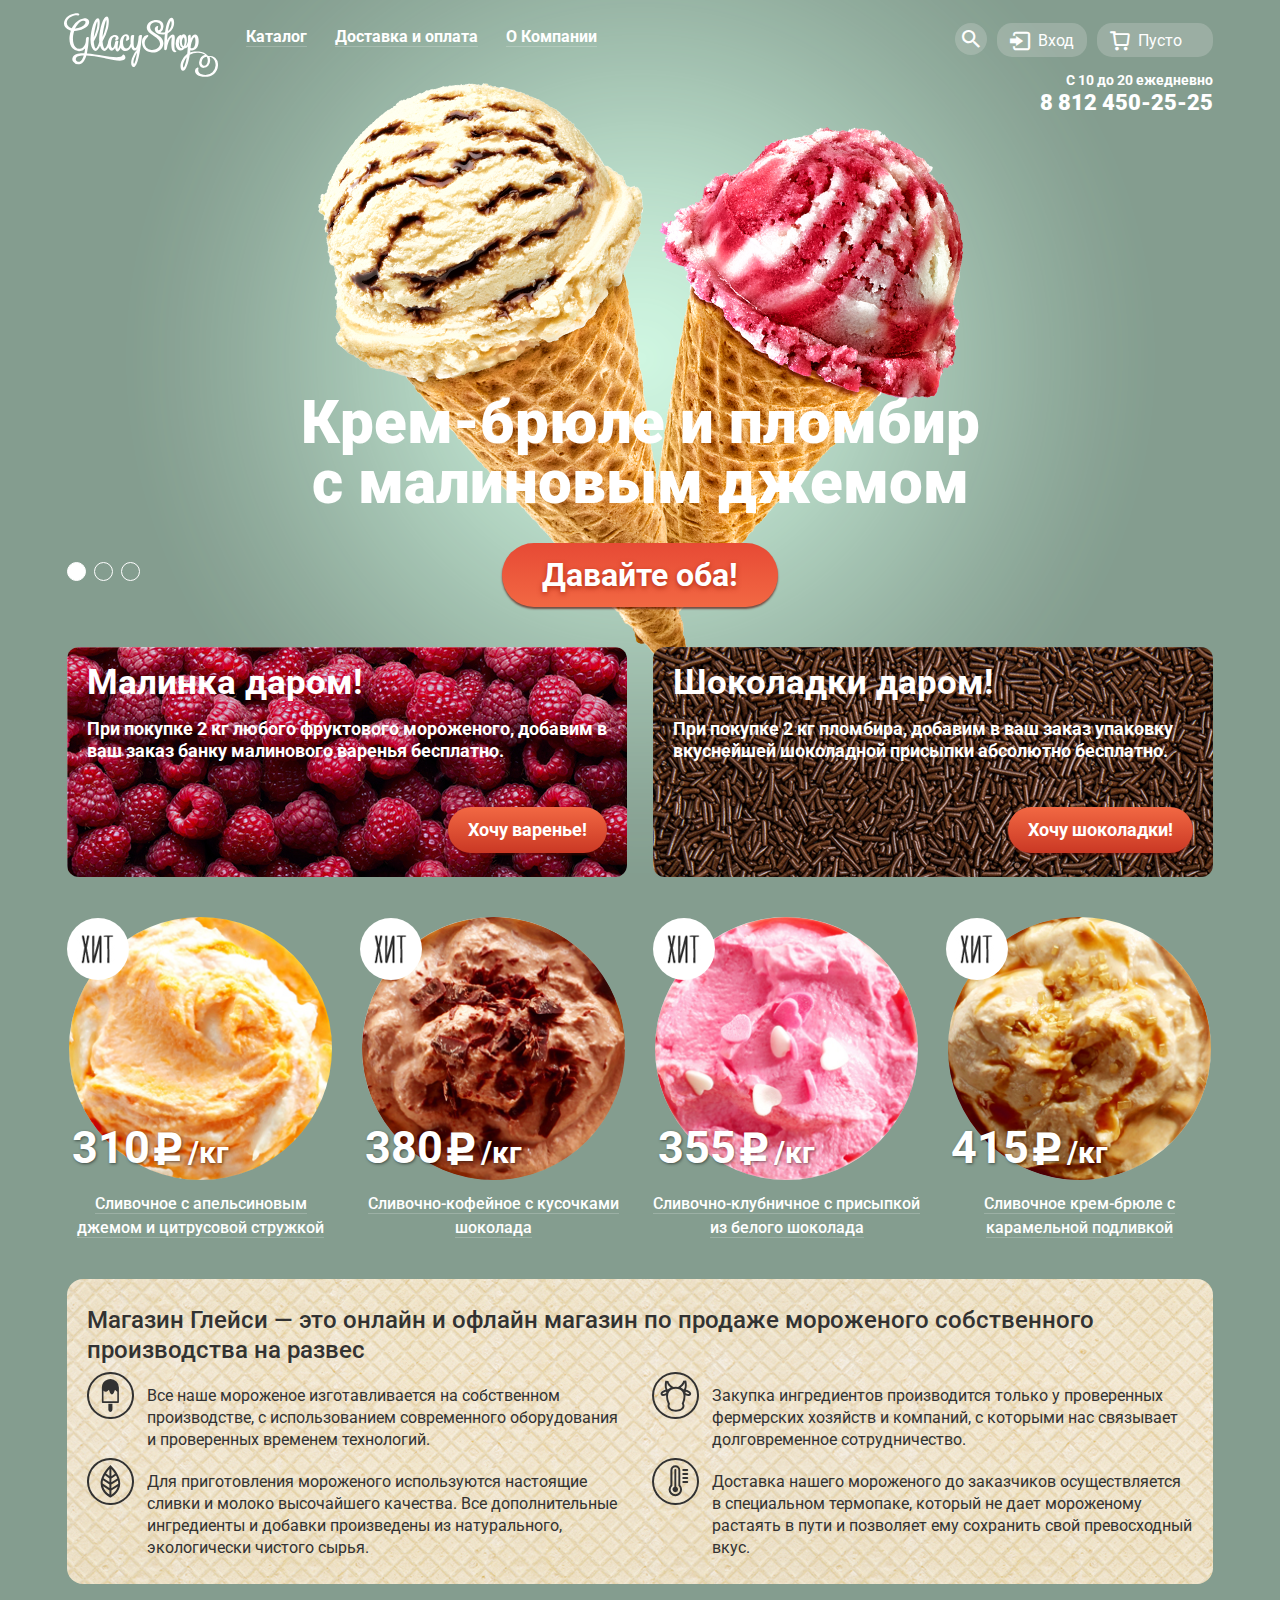
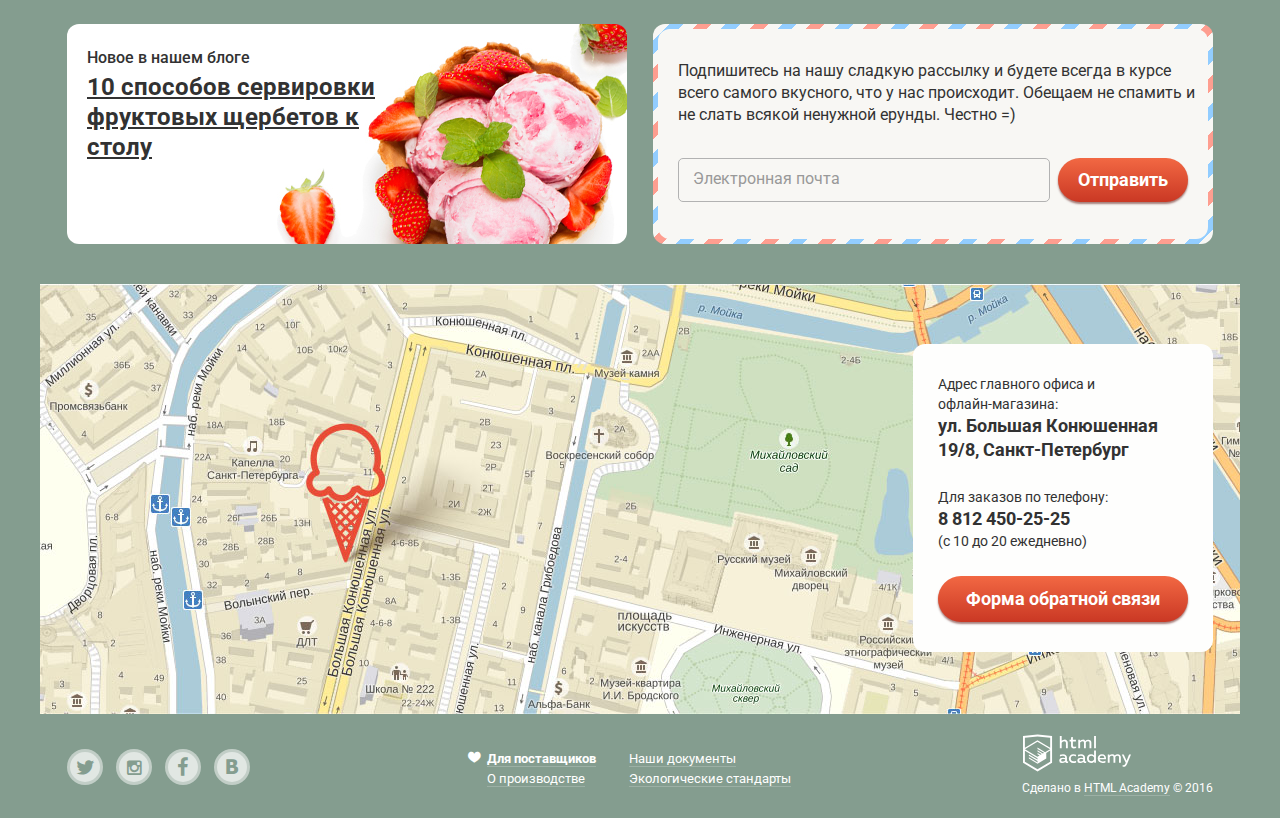
<file: index.html>
<!DOCTYPE html>
<html lang="ru">
	<head>
		<meta charset="utf-8">
		<title>HTML Academy: Глейси</title>
		<link  rel="stylesheet" href="https://fonts.googleapis.com/css?family=Roboto:400,500,700,900&subset=latin,cyrillic">
		<link rel="stylesheet" href="css/normalize.css">
		<link  rel="stylesheet" href="css/style.min.css">
	</head>
	<body>
		<input type="radio" id="btn-1" name="toggle" checked>
		<input type="radio" id="btn-2" name="toggle">
		<input type="radio" id="btn-3" name="toggle">
		<div class="site-wrapper">
			<header class="main-header container clearfix">
				<nav class="main-navigation">
					<div class="header-logo">
						<img width="154" height="64" src="img/logo.svg" alt="Gllacy Shop">
					</div>
					<ul class="main-menu">
						<li class="main-menu-item">
							<a href="#">Каталог</a>
							<ul class="sub-menu">
								<li  class="sub-menu-item important">
									<a href="#">Новинки</a>
								</li>
								<li class="sub-menu-item">
									<a href="catalog.html">Сливочное</a>
								</li>
								<li class="sub-menu-item">
									<a href="#">Щербеты</a>
								</li>
								<li class="sub-menu-item">
									<a href="#">Фруктовый лед</a>
								</li>
								<li class="sub-menu-item">
									<a href="#">Мелорин</a>
								</li>
							</ul>
						</li>
						<li class="main-menu-item">
							<a href="#">Доставка и оплата</a>
						</li>
						<li class="main-menu-item">
							<a href="#">О Компании</a>
						</li>
					</ul>
				</nav>
				<ul class="user-block">
					<li class="search">
						<a class="user-btn search-btn" href="#"><span class="icon-loupe"></span>Поиск</a>
						<div class="popup search-popup">
							<form action="#" method="get">
								<fieldset>
									<input type="search" id="search-field" name="search" required>
									<label for="search-field">Что ищем?</label>
								</fieldset>
							</form>
						</div>
					</li>
					<li class="login">
						<a class="user-btn login-btn" href="#"><span class="icon-login"></span>Вход</a>
						<div class="popup login-popup">
							<form action="#" method="post">
								<fieldset>
									<input type="text" id="login-field" name="login" required>
									<label for="login-field">Электронная почта</label>
								</fieldset>
								<fieldset>
									<input type="password" id="password-field" name="password" required>
									<label for="password-field">Пароль</label>
								</fieldset>
								<a class="btn" href="#">Войти</a>
								<a href="#">Забыли пароль?</a>
								<a href="#">Новая регистрация</a>
							</form>
						</div>
					</li>
					<li class="basket">
						<a class="user-btn basket-btn" href="#"><span class="icon-basket"></span>Пусто</a>
					</li>
				</ul>
				<p class="header-contacts">
					С 10 до 20 ежедневно<br>
					<span class="phone">8 812 450-25-25</span>
				</p>
			</header>
			<div class="container">
				<div class="slider">
					<div class="slide slide-1">
						<p class="slide-title">Крем-брюле и пломбир с малиновым джемом</p>
						<a class="btn" href="#">Давайте оба!</a>
					</div>
					<div class="slide slide-2">
						<p class="slide-title">Шоколадный пломбир и лимонный сорбет</p>
						<a class="btn" href="#">Давайте оба!</a>
					</div>
					<div class="slide slide-3">
						<p class="slide-title">Пломбир с помадкой и клубничный щербет</p>
						<a class="btn" href="#">Давайте оба!</a>
					</div>
					<div class="slider-controls">
						<label for="btn-1"></label>
						<label for="btn-2"></label>
						<label for="btn-3"></label>
					</div> 
				</div>
				<div class="column-container clearfix">
					<article class="banner banner-1">
						<h2>Малинка даром!</h2>
						<p>При покупке 2 кг любого фруктового мороженого, добавим в ваш заказ банку малинового варенья бесплатно.</p>
						<a class="btn" href="#">Хочу варенье!</a>
					</article>
					<article class="banner banner-2">
						<h2>Шоколадки даром!</h2>
						<p>При покупке 2 кг пломбира, добавим в ваш заказ упаковку вкуснейшей шоколадной присыпки абсолютно бесплатно.</p>
						<a class="btn" href="#">Хочу шоколадки!</a>
					</article>
				</div>
				<div class="catalog best-sellers">
					<article class="product-card product-card-2">
						<a href="#">
							<div class="frame">
								<img width="264" height="264" src="img/icecream1.jpg" alt="Сливочное мороженое с апельсиновым джемом и цитрусовой стружкой">
							</div>
							<h2 class="product-name">Сливочное с апельсиновым джемом и цитрусовой стружкой</h2>
						</a>
						<div class="price">
							<span class="price-value">310</span><span class="icon-ruble"></span><span class="mass-unit">&#47;кг</span>
						</div>
	
						<div class="quick-view">
							<a class="btn" href="#">Быстрый просмотр</a>
						</div>
					</article>
					<article class="product-card product-card-1">
						<a href="#">
							<div class="frame">
								<img width="264" height="264" src="img/icecream2.jpg" alt="Сливочно-кофейное мороженое с кусочками шоколада">
							</div>
							<h2 class="product-name">Сливочно-кофейное с кусочками шоколада</h2>
						</a>
						<div class="price">
							<span class="price-value">380</span><span class="icon-ruble"></span><span class="mass-unit">&#47;кг</span>
						</div>
						<div class="quick-view">
							<a class="btn" href="#">Быстрый просмотр</a>
						</div>
					</article>
					<article class="product-card product-card-3">
						<a href="#">
							<div class="frame">
								<img width="264" height="264" src="img/icecream3.jpg" alt="Сливочно-клубничное мороженое с присыпкой из белого шоколада">
							</div>
							<h2 class="product-name">Сливочно-клубничное с присыпкой из белого шоколада</h2>
						</a>
						<div class="price">
							<span class="price-value">355</span><span class="icon-ruble"></span><span class="mass-unit">&#47;кг</span>
						</div>
						<div class="quick-view">
							<a class="btn" href="#">Быстрый просмотр</a>
						</div>
					</article>		
					<article class="product-card product-card-4">
						<a href="#">
							<div class="frame">
								<img width="264" height="264" src="img/icecream4.jpg" alt="Сливочное крем-брюле с карамельной подливкой">
							</div>
							<h2 class="product-name">Сливочное крем-брюле с карамельной подливкой</h2>
						</a>
						<div class="price">
							<span class="price-value">415</span><span class="icon-ruble"></span><span class="mass-unit">&#47;кг</span>
						</div>
						<div class="quick-view">
							<a class="btn" href="#">Быстрый просмотр</a>
						</div>
					</article>			
				</div>
				<div class="about-us-box">
					<h2>Магазин Глейси — это онлайн и офлайн магазин по продаже мороженого собственного производства на развес</h2>
					<ul class="advantages">
						<li class="advantage">
							<p>Все наше мороженое изготавливается на собственном производстве, с использованием современного оборудования и проверенных временем технологий.</p>
						</li>
						<li class="advantage">
							<p>Закупка ингредиентов производится только у проверенных фермерских хозяйств и компаний, с которыми нас связывает долговременное сотрудничество.</p>
						</li>
						<li class="advantage">
							<p>Для приготовления мороженого используются настоящие сливки и молоко высочайшего качества. Все дополнительные ингредиенты и добавки произведены из натурального, экологически чистого сырья.</p>
						</li>
						<li class="advantage">
							<p>Доставка нашего мороженого до заказчиков осуществляется в специальном термопаке, который не дает мороженому растаять в пути и позволяет ему сохранить свой превосходный вкус.</p>
						</li>
					</ul>
				</div>
				<div class="clearfix">
					<div class="box-news">
						<h2>Новое в нашем блоге</h2>
						<a href="#">10 способов сервировки фруктовых щербетов к столу</a>
					</div>
					<div class="box-subscription">
						<div class="box-subscription-inner">
							<p>Подпишитесь на нашу сладкую рассылку и будете всегда в курсе всего самого вкусного, что у нас происходит. Обещаем не спамить и не слать всякой ненужной ерунды. Честно =)</p>
							<form action="#" method="post">
								<fieldset>
									<input type="text" id="email-field" name="email" required>
									<label for="email-field">Электронная почта</label>
								</fieldset>
								<button class="btn" type="submit">Отправить</button>
							</form>
						</div>
					</div>
				</div>
			</div>
			<div class="map" id="yandex-map">
				<div class="container">
					<div class="footer-contacts">
						<p>Адрес главного офиса и<br>
						офлайн-магазина:<br>
						<span class="bold">ул. Большая Конюшенная<br>
						19/8, Санкт-Петербург</span></p>
						<p>Для заказов по телефону:<br>
						<span class="bold">8 812 450-25-25</span><br>
						(с 10 до 20 ежедневно)</p>
						<a class="btn feedback-btn" href="/feedback.html">Форма обратной связи</a>
					</div>
				</div>
			</div>
			<footer class="main-footer container clearfix">
				<div class="footer-social">
					<a class="social-btn social-btn-tw" href="#"><span class="icon-twitter"></span>Твиттер</a>
					<a class="social-btn social-btn-inst" href="#"><span class="icon-instagram"></span>Инстаграм</a>
					<a class="social-btn social-btn-fb" href="#"><span class="icon-facebook"></span>Фейсбук</a>
					<a class="social-btn social-btn-vk" href="#"><span class="icon-vkontakte"></span>Вконтакте</a>
				</div>
				<div class="footer-navigation">
					<ul>
						<li class="important">
							<a href="#">Для поставщиков</a>
						</li>
						<li>
							<a href="#">О производстве</a>
						</li>
					</ul>
					<ul>
						<li>
							<a href="#">Наши документы</a>
						</li>
						<li>
							<a href="#">Экологические стандарты</a>
						</li>
					</ul>
				</div>
				<div class="footer-copyright">
					<a href="https://htmlacademy.ru">
						<img class="copyright-logo" width="108" height="38" src="img/htmlacademylogo.svg" alt="HTML Academy">
					</a>
					<p>Сделано в <a class="copyright-link" href="https://htmlacademy.ru">HTML Academy</a> © 2016</p>
				</div>
			</footer>
			<div class="popup feedback-popup">
				<h2>Мы обязательно вам ответим!</h2>
				<form action="#" method="get">
					<fieldset>
						<input type="text" id="feedback-name-field" name="name" required>
						<label for="feedback-name-field">Как вас зовут?</label>
					</fieldset>
					<fieldset>
						<input type="text" id="feedback-email-field" name="email" required>
						<label for="feedback-email-field">Ваша почта ответа?</label>
					</fieldset>
					<fieldset>
						<textarea id="comment-field" name="comment" required></textarea>
						<label for="comment-field">Напишите что-нибудь</label>
					</fieldset>
						<button class="btn" type="submit">Отправить</button>
						<button class="feedback-close-btn" type="button" title="Закрыть">Закрыть</button>
				</form>
			</div>
			<div class="overlay"></div>
		</div>

					
		<script src="https://api-maps.yandex.ru/2.1/?lang=ru_RU" type="text/javascript"></script>
		<script src="js/map.min.js"></script>
		<script src="js/popup.min.js"></script>
		
		
	</body>
</html>
</file>
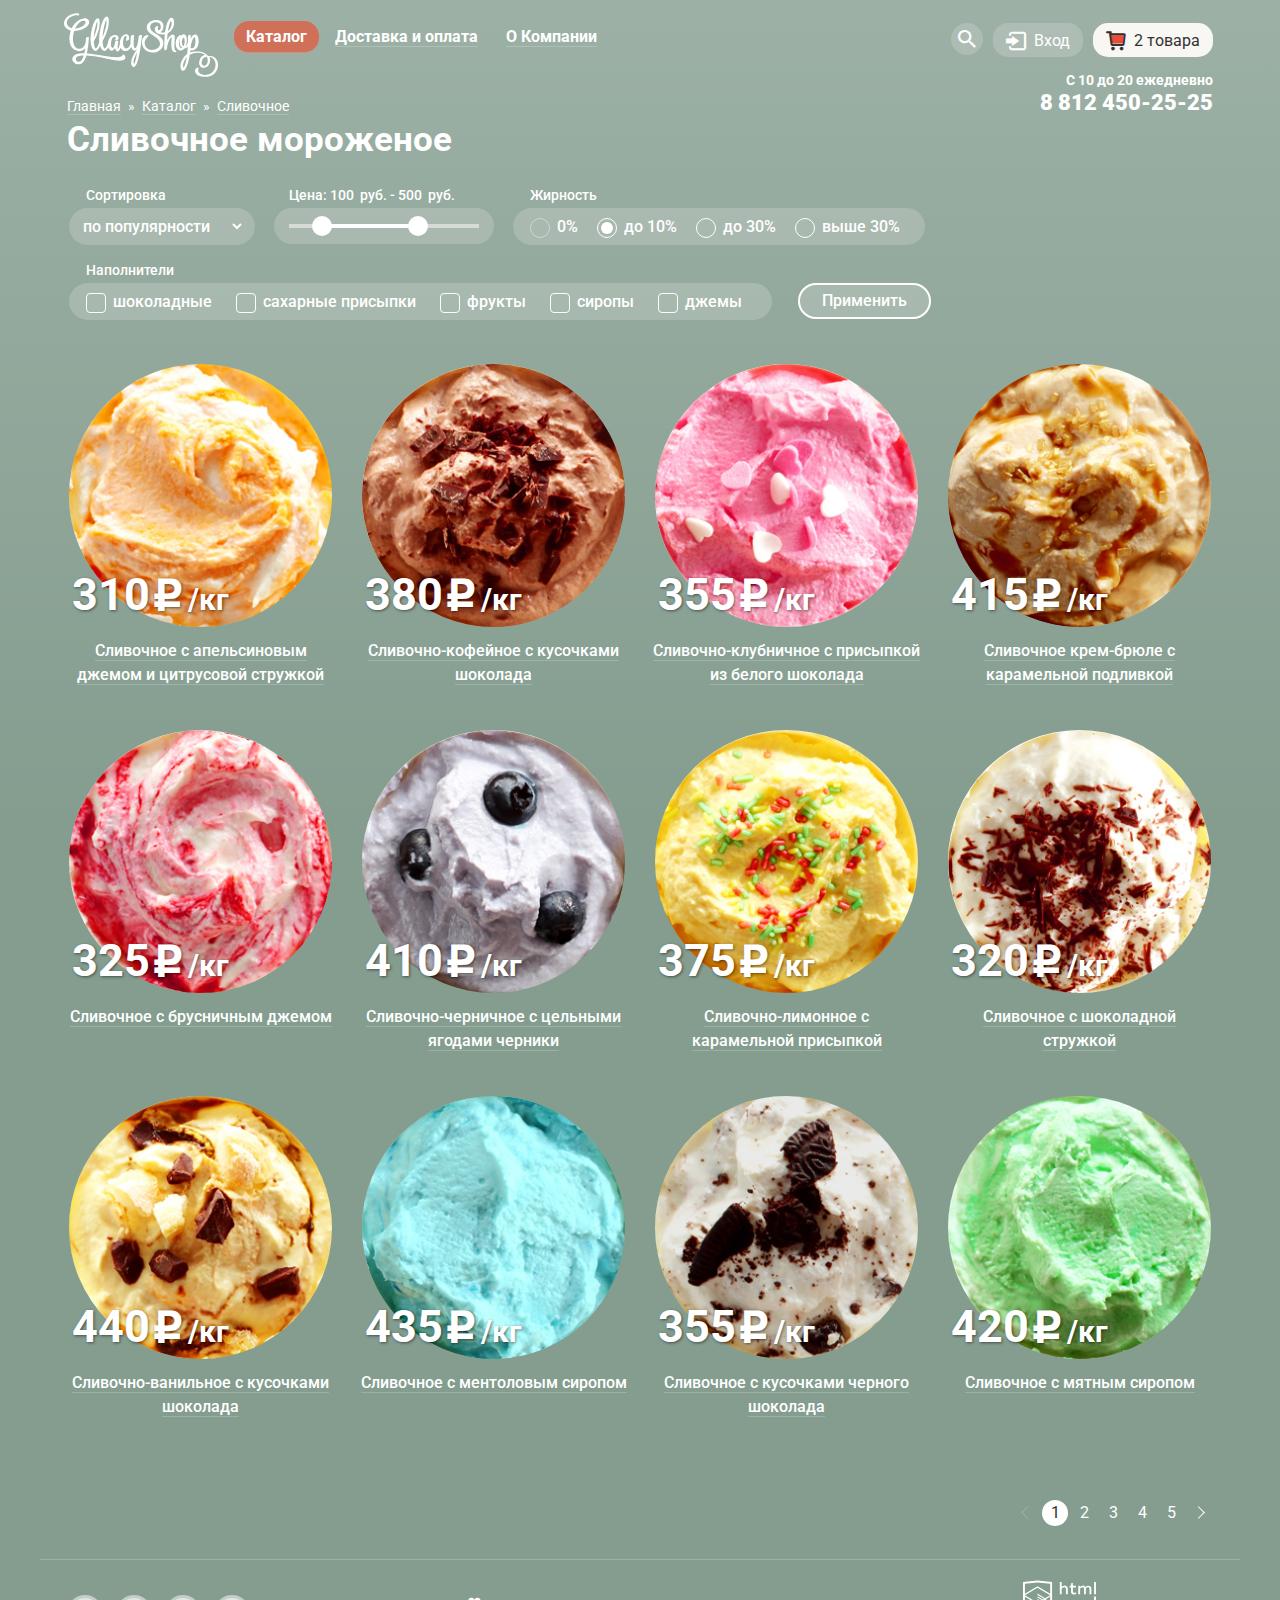
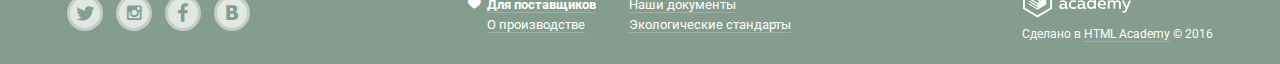
<file: catalog.html>
<!DOCTYPE html>
<html lang="ru">
	<head>
		<meta charset="utf-8">
		<title>Сливочное мороженое</title>
		<link  rel="stylesheet" href="https://fonts.googleapis.com/css?family=Roboto:400,500,700,900&subset=latin,cyrillic">
		<link rel="stylesheet" href="css/normalize.css">
		<link rel="stylesheet" href="css/style.min.css">
	</head>
	<body class="inner-page">
		<header class="main-header container clearfix">
			<nav class="main-navigation">
				<a class="header-logo" href="index.html">
					<img width="154" height="64" src="img/logo.svg" alt="Gllacy Shop">
				</a>
				<ul class="main-menu">
					<li class="main-menu-item">
						<a class="current" href="#">Каталог</a>
						<ul class="sub-menu">
							<li class="sub-menu-item important">
								<a href="#">Новинки</a>
							</li>
							<li class="sub-menu-item">
								<a class="current">Сливочное</a>
							</li>
							<li class="sub-menu-item">
								<a href="#">Щербеты</a>
							</li>
							<li class="sub-menu-item">
								<a href="#">Фруктовый лед</a>
							</li>
							<li class="sub-menu-item">
								<a href="#">Мелорин</a>
							</li>
						</ul>
					</li>
					<li class="main-menu-item">
						<a href="#">Доставка и оплата</a>
					</li>
					<li class="main-menu-item">
						<a href="#">О Компании</a>
					</li>
				</ul>
			</nav>
			<ul class="user-block">
				<li class="search">
					<a class="user-btn search-btn" href="#"><span class="icon-loupe"></span>Поиск</a>
					<div class="popup search-popup">
						<form action="#" method="get">
							<fieldset>
								<input type="search" id="search-field" name="search" required>
								<label for="search-field">Что ищем?</label>
							</fieldset>
						</form>
					</div>
				</li>
				<li class="login">
					<a class="user-btn login-btn" href="#"><span class="icon-login"></span>Вход</a>
					<div class="popup login-popup">
						<form action="#" method="post">
							<fieldset>
								<input type="text" id="login-field" name="login" required>
								<label for="login-field">Электронная почта</label>
							</fieldset>
							<fieldset>
								<input type="password" id="password-field" name="password" required>
								<label for="password-field">Пароль</label>
							</fieldset>
							<a class="btn" href="#">Войти</a>
							<a href="#">Забыли пароль?</a>
							<a href="#">Новая регистрация</a>
						</form>
					</div>
				</li>
				<li class="basket">
					<a class="user-btn basket-btn full-basket-btn" href="#"><span class="icon-basket"></span>2 товара</a>
					<div class="box popup basket-popup">
						<table class="purchase">
							<tr class="first-purchase">
								<td class="remove"><button class="remove-btn" type="button" title="Удалить из корзины">Удалить из корзины</button></td>
								<td class="purchase-product"><a href="#">Пломбир с апельсиновым джемом</a></td>
								<td class="purchase-quantity">1,5 кг &times;</td>
								<td class="purchase-price">300 руб.</td>
								<td class="purchase-cost">450 руб.</td>
							</tr>
							<tr class="second-purchase">
								<td class="remove"><button class="remove-btn" type="button" title="Удалить из корзины">Удалить из корзины</button></td>
								<td class="purchase-product"><a href="#">Клубничный пломбир с присыпкой из белого шоколада</a></td>
								<td class="purchase-quantity">1,5 кг &times;</td>
								<td class="purchase-price">200 руб.</td>
								<td class="purchase-cost">300 руб.</td>
							</tr>
							<tr>
								<td class="full-purchase-cost"  colspan="5">Итого: 750 руб.</td>
							</tr>
						</table>
						<a class="btn" href="#">Оформить заказ</a>
					</div>
				</li>
			</ul>
			<p class="header-contacts">
				С 10 до 20 ежедневно<br>
				<span class="phone">8 812 450-25-25</span>
			</p>
		</header>
		<div class="container clearfix">
			<div class="page-navigation">
				<ul class="breadcrumbs">
					<li>
						<a href="index.html">Главная</a>
					</li>
					<li>
							<a href="#">Каталог</a>
					</li>
					<li>
						<a class="current" href="#">Сливочное</a>
					</li>
				</ul>
				<h1 class="page-title">Сливочное мороженое</h1>
			</div>
			<section class="filters">
				<form action="#" method="get">
					<fieldset class="sorting">
						<legend>Сортировка</legend>
						<select id="sorting-field" name="sorting">
							<option value="popularity">по популярности</option>
							<option value="cheap">cначала недорогие</option>
							<option value="expensive">cначала недорогие</option>
							<option value="fat-content">по жирности</option>
						</select>
					</fieldset>
					<div class="price-range">
						<div class="price-controls">
							Цена:
							<label class="min-price"><input type="text" name="min-price" value="100">руб. -</label>
							<label class="max-price"><input type="text" name="max-price" value="500">руб.</label>
						</div>
						<div class="range-controls">
							<div class="scale">
								<div class="bar"></div>
							</div>
							<div class="range-toggle range-toggle-min"></div>
							<div class="range-toggle range-toggle-max"></div>
						</div>
					</div>
					<fieldset class="fat">
						<legend>Жирность</legend>
						<ul>
							<li>
								<input type="radio" id="btn-0" name="fat" disabled>
								<label for="btn-0">0%</label>
							</li>
							<li>
								<input type="radio" id="btn-10" name="fat" checked>
								<label for="btn-10">до 10%</label>
							</li>
							<li>
								<input type="radio" id="btn-30" name="fat">
								<label for="btn-30">до 30%</label>
							</li>
							<li>
								<input type="radio" id="btn-more" name="fat">
								<label for="btn-more">выше 30%</label>
							</li>
						</ul>
					</fieldset>
					<fieldset class="topping">
						<legend>Наполнители</legend>
						<ul>
							<li>
								<input type="checkbox" id="choco-checkbox" name="choco">
								<label for="choco-checkbox">шоколадные</label>
							</li>
							<li>
								<input type="checkbox" id="sugar-checkbox" name="sugar">
								<label for="sugar-checkbox">сахарные присыпки</label>
							</li>
							<li>
								<input type="checkbox" id="fruits-checkbox" name="fruits">
								<label for="fruits-checkbox">фрукты</label>
							</li>
							<li>
								<input type="checkbox" id="syrup-checkbox" name="syrup">
								<label for="syrup-checkbox">сиропы</label>
							</li>
							<li>
								<input type="checkbox" id="jam-checkbox" name="jam">
								<label for="jam-checkbox">джемы</label>
							</li>
						</ul>
					</fieldset>
					<button class="filters-btn" type="submit">Применить</button>
				</form>
			</section>
			<section class="catalog">
				<article class="product-card product-card-2">
					<a href="#">
						<div class="frame">
							<img width="264" height="264" src="img/icecream1.jpg" alt="Сливочное мороженое с апельсиновым джемом и цитрусовой стружкой">
						</div>
							<h2 class="product-name">Сливочное с апельсиновым джемом и цитрусовой стружкой</h2>
					</a>
					<div class="price">
						<span class="price-value">310</span><span class="icon-ruble"></span><span class="mass-unit">&#47;кг</span>
					</div>
					<div class="quick-view">
						<a class="btn" href="#">Быстрый просмотр</a>
					</div>
				</article>
				<article class="product-card product-card-1">
					<a href="#">
						<div class="frame">
								<img width="264" height="264" src="img/icecream2.jpg" alt="Сливочно-кофейное мороженое с кусочками шоколада">
						</div>
						<h2 class="product-name">Сливочно-кофейное с кусочками шоколада</h2>
					</a>
					<div class="price">
						<span class="price-value">380</span><span class="icon-ruble"></span><span class="mass-unit">&#47;кг</span>
					</div>
					<div class="quick-view">
						<a class="btn" href="#">Быстрый просмотр</a>
					</div>
				</article>
				<article class="product-card product-card-3">
					<a href="#">
						<div class="frame">
							<img width="264" height="264" src="img/icecream3.jpg" alt="Сливочно-клубничное мороженое с присыпкой из белого шоколада">
						</div>
						<h2 class="product-name">Сливочно-клубничное с присыпкой из белого шоколада</h2>
					</a>
					<div class="price">
						<span class="price-value">355</span><span class="icon-ruble"></span><span class="mass-unit">&#47;кг</span>
					</div>
					<div class="quick-view">
						<a class="btn" href="#">Быстрый просмотр</a>
					</div>
				</article>			
				<article class="product-card product-card-4">
					<a href="#">
						<div class="frame">
							<img width="264" height="264" src="img/icecream4.jpg" alt="Сливочное крем-брюле с карамельной подливкой">
						</div>
						<h2 class="product-name">Сливочное крем-брюле с карамельной подливкой</h2>
					</a>
					<div class="price">
						<span class="price-value">415</span><span class="icon-ruble"></span><span class="mass-unit">&#47;кг</span>
					</div>
					<div class="quick-view">
						<a class="btn" href="#">Быстрый просмотр</a>
					</div>
				</article>
				<article class="product-card product-card-5">
					<a href="#">
						<div class="frame">
							<img width="264" height="264" src="img/icecream5.jpg" alt="Сливочное с брусничным джемом">
						</div>
						<h2 class="product-name">Сливочное с брусничным джемом </h2>
					</a>
					<div class="price">
						<span class="price-value">325</span><span class="icon-ruble"></span><span class="mass-unit">&#47;кг</span>
					</div>
					<div class="quick-view">
						<a class="btn" href="#">Быстрый просмотр</a>
					</div>
				</article>
				<article class="product-card product-card-6">
					<a href="#">
						<div class="frame">
							<img width="264" height="264" src="img/icecream6.jpg" alt="Сливочно-черничное с цельными ягодами черники">
						</div>
						<h2 class="product-name">Сливочно-черничное с цельными ягодами черники</h2>
					</a>
					<div class="price">
						<span class="price-value">410</span><span class="icon-ruble"></span><span class="mass-unit">&#47;кг</span>
					</div>
					<div class="quick-view">
						<a class="btn" href="#">Быстрый просмотр</a>
					</div>
				</article>
				<article class="product-card product-card-7">
					<a href="#">
						<div class="frame">
							<img width="264" height="264" src="img/icecream7.jpg" alt="Сливочно-лимонное с карамельной присыпкой">
						</div>
						<h2 class="product-name">Сливочно-лимонное с карамельной присыпкой</h2>
					</a>
					<div class="price">
						<span class="price-value">375</span><span class="icon-ruble"></span><span class="mass-unit">&#47;кг</span>
					</div>
					<div class="quick-view">
						<a class="btn" href="#">Быстрый просмотр</a>
					</div>
				</article>
				<article class="product-card product-card-8">
					<a href="#">
						<div class="frame">
							<img width="264" height="264" src="img/icecream8.jpg" alt="Сливочное с шоколадной стружкой">
						</div>
						<h2 class="product-name">Сливочное с шоколадной стружкой</h2>
					</a>
					<div class="price">
						<span class="price-value">320</span><span class="icon-ruble"></span><span class="mass-unit">&#47;кг</span>
					</div>
					<div class="quick-view">
						<a class="btn" href="#">Быстрый просмотр</a>
					</div>
				</article>
				<article class="product-card product-card-9">
					<a href="#">
						<div class="frame">
							<img width="264" height="264" src="img/icecream9.jpg" alt="Сливочно-ванильное с кусочками шоколада">
						</div>
						<h2 class="product-name">Сливочно-ванильное с кусочками шоколада</h2>
					</a>
					<div class="price">
						<span class="price-value">440</span><span class="icon-ruble"></span><span class="mass-unit">&#47;кг</span>
					</div>
					<div class="quick-view">
						<a class="btn" href="#">Быстрый просмотр</a>
					</div>
				</article>
				<article class="product-card product-card-10">
					<a href="#">
						<div class="frame">
							<img width="264" height="264" src="img/icecream10.jpg" alt="Сливочноe с ментоловым сиропом">
						</div>
						<h2 class="product-name">Сливочноe с ментоловым сиропом</h2>
					</a>
					<div class="price">
						<span class="price-value">435</span><span class="icon-ruble"></span><span class="mass-unit">&#47;кг</span>
					</div>
					<div class="quick-view">
						<a class="btn" href="#">Быстрый просмотр</a>
					</div>
				</article>
				<article class="product-card product-card-11">
					<a href="#">
						<div class="frame">
								<img width="264" height="264" src="img/icecream11.jpg" alt="Сливочное с кусочками черного шоколада">
						</div>
						<h2 class="product-name">Сливочное с кусочками черного шоколада</h2>
					</a>
					<div class="price">
						<span class="price-value">355</span><span class="icon-ruble"></span><span class="mass-unit">&#47;кг</span>
					</div>
					<div class="quick-view">
						<a class="btn" href="#">Быстрый просмотр</a>
					</div>
				</article>
				<article class="product-card product-card-12">
					<a href="#">
						<div class="frame">
								<img width="264" height="264" src="img/icecream12.jpg" alt="Сливочное с мятным сиропом">
						</div>
						<h2 class="product-name">Сливочное с мятным сиропом</h2>
					</a>
					<div class="price">
						<span class="price-value">420</span><span class="icon-ruble"></span><span class="mass-unit">&#47;кг</span>
					</div>
					<div class="quick-view">
						<a class="btn" href="#">Быстрый просмотр</a>
					</div>				
				</article>
			</section>
			<ul class="paginator">
				<li class="page-number previous-page disabled">
					<a href="#"></a>
				</li>
				<li class="page-number current">
					<a>1</a>
				</li>
				<li class="page-number">
					<a href="#">2</a>
				</li>
				<li class="page-number">
					<a href="#">3</a>
				</li>
				<li  class="page-number">
					<a href="#">4</a>
				</li>
				<li class="page-number">
					<a href="#">5</a>
				</li>
				<li class="page-number next-page">
				<a href="#"></a>
				</li>
			</ul>
		</div>
		<footer class="main-footer container clearfix">
			<div class="footer-social">
				<a class="social-btn social-btn-tw" href="#"><span class="icon-twitter"></span>Твиттер</a>
				<a class="social-btn social-btn-inst" href="#"><span class="icon-instagram"></span>Инстаграм</a>
				<a class="social-btn social-btn-fb" href="#"><span class="icon-facebook"></span>Фейсбук</a>
				<a class="social-btn social-btn-vk" href="#"><span class="icon-vkontakte"></span>Вконтакте</a>
			</div>
			<div class="footer-navigation">
				<ul>
					<li class="important">
						<a href="#">Для поставщиков</a>
					</li>
					<li>
						<a href="#">О производстве</a>
					</li>
				</ul>
				<ul>
					<li>
						<a href="#">Наши документы</a>
					</li>
					<li>
						<a href="#">Экологические стандарты</a>
					</li>
				</ul>
			</div>
			<div class="footer-copyright">
				<a href="https://htmlacademy.ru">
					<img class="copyright-logo" width="108" height="38" src="img/htmlacademylogo.svg" alt="HTML Academy">
				</a>
				<p>Сделано в <a class="copyright-link" href="https://htmlacademy.ru">HTML Academy</a> © 2016</p>
			</div>
		</footer>
	</body>
</html>
</file>
<file: css/style.min.css>
.inner-page,body{background-color:#849d8f}body{min-width:1200px;font-weight:400;font-size:14px;line-height:20px;font-family:"Roboto","Verdana",sans-serif;color:#323232}.inner-page{background-image:-webkit-linear-gradient(rgba(255,255,255,.2),rgba(255,255,255,0) 50%);background-image:linear-gradient(rgba(255,255,255,.2),rgba(255,255,255,0) 50%)}a{color:inherit}@font-face{font-weight:400;font-family:"icomoon";font-style:normal;src:url(../fonts/icomoon.woff?ux3755) format("woff")}[class*=icon-]::before,[class^=icon-]::before{display:inline-block;width:1em;font-weight:400;line-height:1em;font-family:"icomoon";vertical-align:middle;text-align:center;text-transform:none;text-decoration:none;font-style:normal;font-variant:normal;speak:none}.clearfix::after{content:"";display:table;clear:both}.container{box-sizing:border-box;width:1200px;margin:0 auto;padding:0 27px}.btn{display:inline-block;padding:11px 20px;font-weight:700;font-size:18px;line-height:24px;font-family:"Roboto","Verdana",sans-serif;vertical-align:top;text-align:center;color:#fff;text-decoration:none;background-color:#a1b4a9;background-image:-webkit-linear-gradient(#f26843,#ca3824);background-image:linear-gradient(#f26843,#ca3824);border:none;border-radius:25px;outline:none;box-shadow:0 2px 2px 0 rgba(85,8,0,.5);cursor:pointer}.btn:hover{background-image:-webkit-linear-gradient(#f58669,#ec6f5e);background-image:linear-gradient(#f58669,#ec6f5e);box-shadow:0 1px 2px 0 #ac1000}.btn:active{background-image:-webkit-linear-gradient(#d74632,#e1613e);background-image:linear-gradient(#d74632,#e1613e);box-shadow:inset 0 2px 2px 0 #942718}.main-header{position:relative;margin-bottom:25px;padding-top:23px;color:#fff}.main-navigation{position:relative;float:left;width:700px;font-weight:700;font-size:16px;line-height:18px}.header-logo,.main-menu{display:inline-block;vertical-align:top}.main-menu{margin:5px 0 0;padding-left:12px;list-style:none}.header-logo{margin-top:-10px;margin-left:-3px}.main-menu-item>a{margin:0 12px;color:inherit;text-decoration:none;border-bottom:1px solid rgba(255,255,255,.2)}.current,.main-menu a:active,.main-menu a:hover{border:none}.main-menu-item{position:relative;display:inline-block;padding-bottom:12px;vertical-align:top}.main-menu-item>a:hover{color:#323232;background-color:#f7f6f3}.main-menu-item>.current,.main-menu-item>a:active,.main-menu-item>a:hover{margin:0;padding:6px 12px;text-decoration:none;border-radius:15px}.main-menu-item>a:active{box-shadow:inset 0 2px 1px 0 #696969;color:#323232;background-color:#ededed}.main-menu-item>.current{color:#fff;background-color:#d07058}.main-navigation .sub-menu{position:absolute;top:30px;z-index:20;display:none;width:145px;margin:0;padding:0;list-style:none;font-weight:400;font-size:14px;line-height:16px;color:#323232;background-color:#f8f7f4;border-radius:5px;box-shadow:0 20px 20px 0 rgba(0,0,0,.4)}.sub-menu a{display:block;margin:6px 0;padding:6px 20px;text-decoration:none;border:none}.sub-menu a:hover{background-color:#fbded8;border-radius:0;box-shadow:none}.sub-menu a:active{background-color:#f6b5a5}.sub-menu .important{font-weight:700}.sub-menu .important::after{content:"";display:block;width:calc(100% - 40px);height:1px;margin:0 auto;background-color:rgba(50,50,50,.2)}.sub-menu .current,.sub-menu .current:active,.sub-menu .current:hover{color:#fff;background-color:#d07058;border-radius:0}.main-menu-item:hover .sub-menu{display:block}.user-block{float:right;width:400px;margin:0;padding:0;list-style:none;font-size:0;text-align:right}.user-block li,.user-btn{display:inline-block;vertical-align:top}.user-block li{margin:0;padding-bottom:10px}.user-btn{margin-left:10px;padding:6px 13px;font-weight:400;font-size:16px;line-height:20px;font-family:"Roboto","Verdana",sans-serif;text-align:left;color:#fff;text-decoration:none;background-color:rgba(248,247,244,.2);border-radius:15px;cursor:pointer}.user-btn:hover{color:#323232;background-color:#f8f7f4}.user-btn span{font-size:20px;line-height:20px}.user-block .search-btn{width:32px;height:32px;padding:0;font-size:0;text-align:center;border-radius:50%}.basket-btn{position:relative;min-width:90px}.icon-basket::before,.icon-login::before{content:"\e90e";margin-right:8px;font-size:20px;font-family:"icomoon"}.icon-basket::before{content:"\e900";position:relative;z-index:10;background-color:transparent}.user-block .full-basket-btn{color:#323232;background-color:#f8f7f4}.full-basket-btn .icon-basket::after{content:"\e908";position:absolute;left:18px;z-index:5;font-size:14px;font-family:"icomoon";color:#e84d37}.icon-loupe::before{content:"\e906";font-size:18px;line-height:32px;font-family:"icomoon"}.header-contacts{float:right;width:300px;margin:5px 0 0;font-weight:700;font-size:14px;line-height:16px;text-align:right}.header-contacts .phone{font-weight:900;font-size:22px;line-height:30px}.page-navigation{margin-top:-45px;color:#fff}.page-title{margin:0 0 10px;font-weight:700;font-size:35px;line-height:41px;color:#fff}.breadcrumbs{width:700px;margin:0 0 5px;padding:0;list-style:none;font-size:14px;line-height:16px}.breadcrumbs a,.copyright-link,.footer-navigation a{color:#fff;text-decoration:none;border-bottom:1px solid rgba(255,255,255,.2)}.breadcrumbs a:active,.breadcrumbs a:hover,.copyright-link:active,.copyright-link:hover,.footer-navigation a:active,.footer-navigation a:hover{color:#ffbc9e;border-bottom:1px solid rgba(255,188,158,.2)}.breadcrumbs li{display:inline-block;margin:0;padding:0 4px 0 0;vertical-align:top}.breadcrumbs li:not(:last-child)::after{content:"»";padding-left:4px}.slider{position:relative;box-sizing:border-box;margin-bottom:40px;padding-top:250px}.slide-title{margin:auto 0 30px;font-weight:900;font-size:60px;line-height:60px;color:#fff}.slide{width:700px;margin:0 auto;text-align:center}.slide,body>input[type=radio]{display:none}.slider .btn{padding:10px 40px;font-size:32px;line-height:44px;vertical-align:bottom;text-shadow:0 2px 5px rgba(160,32,11,.76);background-image:-webkit-linear-gradient(#e74a35,#f26843);background-image:linear-gradient(#e74a35,#f26843);border-radius:35px;box-shadow:0 2px 2px 0 rgba(85,8,0,.64)}.slider .btn:hover{background-image:-webkit-linear-gradient(#f58669,#ec6f5e);background-image:linear-gradient(#f58669,#ec6f5e);box-shadow:0 1px 2px 0 #ac1000}.slider .btn:active{background-image:-webkit-linear-gradient(#d74632,#e1613e);background-image:linear-gradient(#d74632,#e1613e);box-shadow:inset 0 2px 2px 0 #942718}.slider-controls{position:absolute;bottom:25px;z-index:10;font-size:0}.slider-controls label{display:inline-block;width:17px;height:17px;margin-right:8px;vertical-align:top;background-color:transparent;border:1px solid #fff;border-radius:50%;cursor:pointer}.slider-controls label:hover{background-color:rgba(225,225,225,.4)}#btn-1:checked~.site-wrapper .slide-1,#btn-2:checked~.site-wrapper .slide-2,#btn-3:checked~.site-wrapper .slide-3{display:block}#btn-1:checked~.site-wrapper label[for=btn-1],#btn-2:checked~.site-wrapper label[for=btn-2],#btn-3:checked~.site-wrapper label[for=btn-3]{background-color:#fff}.site-wrapper{background-repeat:no-repeat;background-position:50% 0;-webkit-transition:background-image .5s ease,background-color .5s ease;transition:background-image .5s ease,background-color .5s ease}.site-wrapper::after,.site-wrapper::before{content:"";visibility:hidden;background-image:url(../img/slider2-gradient.png)}.site-wrapper::after{background-image:url(../img/slider3-gradient.png)}#btn-1:checked~.site-wrapper{background-color:#849d8f;background-image:url(../img/slider1-gradient.png)}#btn-2:checked~.site-wrapper{background-color:#8996a6;background-image:url(../img/slider2-gradient.png)}#btn-3:checked~.site-wrapper{background-color:#9d8b84;background-image:url(../img/slider3-gradient.png)}.banner{position:relative;box-sizing:border-box;width:560px;min-height:230px;margin-bottom:38px;padding:0 20px;text-align:right;border-radius:12px}.banner h2,.banner p{margin:15px 0;font-weight:700;font-size:35px;line-height:41px;text-align:left}.banner p{font-size:18px;line-height:22px}.banner .btn{margin-top:30px;vertical-align:bottom}.banner-1{float:left;color:#fff;background:#74091e url(../img/rapsberry.jpg)}.banner-2{float:right;color:#fff;background:#452a1e url(../img/chocolate.jpg)}.catalog{font-size:0}.product-card{position:relative;display:inline-block;width:267px;margin-right:26px;margin-bottom:36px;padding-bottom:0;vertical-align:top;text-align:center;color:#fff}.inner-page .product-card{margin-bottom:38px}.product-card:nth-child(4n){margin-right:0}.product-card>a{display:block;color:inherit;text-decoration:none}.product-card h2{display:inline;font-weight:500;font-size:16px;line-height:18px;border-bottom:1px solid rgba(255,255,255,.2)}.product-card h2:active,.product-card h2:hover,.product-card:hover h2{border-bottom:none}.product-card .frame{width:263px;height:263px;margin-bottom:13px;overflow:hidden;border:2px solid transparent;border-radius:50%}.price{position:absolute;top:210px;left:5px;z-index:20;font-weight:700;line-height:45px;text-shadow:1px 1px 3px rgba(0,0,0,.5)}.price,.price .price-value{font-size:45px}.price .mass-unit{font-size:30px}.price .icon-ruble::before{content:"\e907";padding-bottom:3px;font-size:38px;font-family:"icomoon"}.best-sellers .product-card::before{content:"";position:absolute;top:3px;left:0;width:62px;height:62px;background:#fff url(../img/hit.jpg);border-radius:50%}.quick-view{position:absolute;top:-5px;left:-5px;z-index:10;display:none;width:267px;padding:335px 6px 15px;text-align:center;background-color:rgba(255,255,255,.2);border-radius:6px;box-shadow:0 20px 20px 0 rgba(0,0,0,.4)}.quick-view .btn{vertical-align:bottom}.product-card:hover .quick-view{display:block}.about-us-box{margin-bottom:40px;padding:20px;font-size:0;background:#eaddc0 url(../img/waffle.jpg);border-radius:16px}.about-us-box ul{margin:0 0 5px;padding:0;list-style:none}.advantage{position:relative;display:inline-block;box-sizing:border-box;width:540px;margin:0;padding:20px 0 0 60px;vertical-align:top}.advantage:nth-child(2n){margin-left:25px}.about-us-box>h2{margin:6px 0 0;font-weight:500;font-size:24px;line-height:30px}.advantage p{margin:0;font-weight:400;font-size:16px;line-height:22px}.advantage:nth-child(1){background:url(../img/icon-icecream.svg) no-repeat 0 7px}.advantage:nth-child(2){background:url(../img/icon-cow.svg) no-repeat 0 7px}.advantage:nth-child(3){background:url(../img/icon-leaf.svg) no-repeat 0 7px}.advantage:nth-child(4){background:url(../img/icon-term.svg) no-repeat 0 7px}.box-news,.box-subscription{box-sizing:border-box;width:560px;min-height:220px;margin-bottom:40px;border-radius:12px}.box-news{background:#fff url(../img/strawberry.jpg) no-repeat 210px -40px;float:left;padding:20px 230px 20px 20px;color:#323232}.box-news h2{margin:4px 0;font-weight:500;font-size:16px}.box-news a{font-weight:700;font-size:24px;line-height:30px;color:#323232;text-decoration:underline}.box-news a:active,.box-news a:hover{color:#e84d37;text-decoration:underline}.box-subscription{float:right;padding:5px;color:5a5a5a;background:-webkit-repeating-linear-gradient(135deg,#f8f7f4 0,#f8f7f4 10px,#92cdff 10px,#92cdff 20px,#f8f7f4 20px,#f8f7f4 30px,#fe9e90 30px,#fe9e90 40px);background:repeating-linear-gradient(-45deg,#f8f7f4 0,#f8f7f4 10px,#92cdff 10px,#92cdff 20px,#f8f7f4 20px,#f8f7f4 30px,#fe9e90 30px,#fe9e90 40px)}.box-subscription-inner{box-sizing:border-box;min-height:210px;padding-top:15px;padding-left:20px;background:#f8f7f4;border-radius:12px}.box-subscription .btn{margin-left:5px;padding:10px 20px}.box-subscription p,.filters{margin-bottom:32px;font-size:16px;line-height:22px}.box-subscription input[type=text]{width:340px}.map{height:430px;background:url(../img/map.jpg) no-repeat center}.filters{box-sizing:border-box;margin-bottom:42px;font-weight:500;line-height:18px;color:#fff}.filters ul{margin:0;padding:0;list-style:none}.filters li{display:inline-block;vertical-align:middle}.topping li{margin-right:20px}.fat li{margin-right:15px}.filters fieldset{position:relative;display:inline-block;margin-top:38px;padding-top:9px;padding-bottom:9px;padding-left:17px;vertical-align:top;background-color:rgba(248,247,244,.2);border:none;border-radius:20px}.filters .sorting{margin-right:15px;padding:8px 10px}.filters .sorting:hover,.filters-btn:hover,.social-btn:hover span{background-color:#fff}.filters legend{position:absolute;bottom:42px;left:17px;font-weight:500;font-size:14px;line-height:16px}.filters-btn{display:inline-block;margin-top:38px;margin-left:20px;padding:9px 24px;font-weight:500;font-size:16px;line-height:18px;font-family:"Roboto","Verdana",sans-serif;vertical-align:top;text-align:center;color:#fff;text-decoration:none;background-color:rgba(248,247,244,.2);border:none;border-radius:20px;outline:none;box-shadow:inset 0 0 0 2px #fff;cursor:pointer}.filters-btn:hover{color:#323232}.filters-btn:active{color:#323232;background-color:#eaeaea;box-shadow:inset 0 2px 1px 0 #888}.filters select{color:#fff;background-color:transparent;border:none;outline:none}.filters select:hover{color:#323232}.filters input[type=checkbox],.filters input[type=radio]{display:none}.filters label{position:relative;display:block;cursor:pointer;padding-left:27px}.fat label::before,.topping label::before{content:"";position:absolute;left:0;width:18px;height:18px;border:1px solid #fff}.fat label:hover::before,.topping label:hover::before{box-shadow:inset 0 0 0 1px #fff}.fat label::before{border-radius:50%}.topping label::before{border-radius:4px}input[type=radio]:checked+label::after{content:"";position:absolute;top:4px;left:4px;width:12px;height:12px;background-color:#fff;border-radius:50%}input[type=checkbox]:checked+label::before{content:"\e909";font-size:12px;line-height:18px;font-family:"icomoon";text-align:center}input[type=checkbox]:disabled+label::before,input[type=radio]:disabled+label::before{color:rgba(255,255,255,.4);border:1px solid rgba(255,255,255,.4);box-shadow:none}.price-range{display:inline-block;margin-top:12px;margin-right:13px;font-weight:500;font-size:14px;line-height:16px;vertical-align:top}.price-controls{padding:5px 15px}.price-controls label{display:inline-block;padding:0;vertical-align:top}.price-controls input[type=text]{width:30px;margin:0;padding:0;font:inherit;color:inherit;background:0 0;border:none;outline:none}.range-controls{position:relative;width:190px;padding:16px 15px;background-color:rgba(248,247,244,.2);border-radius:20px}.range-controls .scale{height:4px;background:rgba(255,255,255,.5)}.range-controls .bar{height:4px;margin-right:70px;margin-left:40px;background:#fff}.range-toggle{position:absolute;top:8px;width:20px;height:20px;background:#fff;border-radius:50%;cursor:pointer}.range-toggle-min{left:38px}.range-toggle-max{right:66px}.paginator{width:300px;margin-top:40px;margin-left:auto;padding:0;list-style:none;font-size:0;text-align:right}.page-number{position:relative;display:inline-block;width:26px;height:26px;margin-left:3px;font-size:16px;line-height:26px;vertical-align:middle;text-align:center;color:#fff;border-radius:50%}.page-number,.paginator a{text-decoration:none}.page-number:not(.disabled):not(.current):hover{background:#9db1a5;border-radius:50%}.page-number:not(.disabled):not(.current):active{color:#323232;background:#fff;border-radius:50%}.next-page::before,.previous-page::before{content:"";position:absolute;top:8px;width:8px;height:8px;-webkit-transform:rotate(45deg);transform:rotate(45deg)}.next-page::before{right:10px;border-top:1px solid #fff;border-right:1px solid #fff}.previous-page::before{left:10px;border-bottom:1px solid #fff;border-left:1px solid #fff}.next-page:active::before,.previous-page:active::before{border-color:#323232}.paginator .current{color:#323232;background-color:#fff;border-radius:50%}.page-number.disabled::before{border-color:#9db1a5}.main-footer{position:relative;padding-top:35px;padding-bottom:20px;color:#fff}.inner-page .main-footer{margin-top:33px;border-top:1px solid rgba(255,255,255,.2)}.footer-social{float:left;width:300px;font-size:0}.social-btn,.social-btn span{display:inline-block;width:30px;height:30px;background-color:rgba(255,255,255,.5);border-radius:50%}.social-btn{margin-right:13px;padding:3px;text-align:center;vertical-align:top}.social-btn:hover{background-color:rgba(255,255,255,.7)}.social-btn span{line-height:30px;vertical-align:middle}.social-btn:active span{box-shadow:inset 0 2px 1px 0 #888}#btn-1:checked~.site-wrapper .social-btn{color:#849d8f}#btn-2:checked~.site-wrapper .social-btn{color:#8996a6}#btn-3:checked~.site-wrapper .social-btn{color:#9d8b84}.inner-page .social-btn{color:#849d8f}.icon-vkontakte:before{content:"\e901";font-size:28px}.icon-facebook:before{content:"\f09a";font-size:20px}.icon-instagram:before{content:"\f16d";font-size:17px}.icon-twitter:before{content:"\f099";font-size:20px}.footer-navigation{float:left;width:450px;margin-left:100px}.footer-navigation ul{display:inline-block;margin:0;padding:0;list-style:none;font-size:13px;vertical-align:top}.footer-navigation li{padding-left:20px}.footer-navigation ul:nth-child(2){padding-left:10px}.footer-navigation .important{margin-left:-3px;padding:0;font-weight:700}.footer-navigation .important::before{content:"\e902";display:inline-block;width:20px;font-weight:400;font-size:13px;line-height:13px;font-family:"icomoon";text-align:center}.footer-navigation li:hover{color:#ffbc9e}.footer-copyright{float:right;width:200px;margin-top:-15px;font-size:12px}.copyright-logo{padding-left:10px}.footer-copyright p{margin:0;text-align:right}.map .container{position:relative}.footer-contacts{position:absolute;top:60px;right:27px;z-index:10;width:250px;padding:30px 25px;font-size:14px;line-height:20px;color:#323232;background-color:#fefefd;border-radius:12px}.footer-contacts p{margin:0 0 25px}.footer-contacts .btn{display:block;width:auto}.footer-contacts .bold{font-weight:700;font-size:18px;line-height:24px}.popup{position:absolute;display:none;color:#323232;background-color:#f8f7f4}.feedback-popup{position:fixed;top:25%;left:50%;z-index:100;box-sizing:border-box;width:480px;margin-left:-240px;padding:25px;border-radius:12px}.feedback-popup h2{margin:0 0 20px;font-weight:500;font-size:22px;line-height:22px}.feedback-close-btn{position:absolute;top:15px;right:15px;width:22px;height:22px;padding:0;font-size:0;background-color:#f8f7f4;border:0;outline:0;cursor:pointer}.feedback-close-btn::after,.feedback-close-btn::before{content:"";position:absolute;top:10px;left:0;width:22px;height:2px;background-color:#000}.feedback-close-btn::before{-webkit-transform:rotate(45deg);transform:rotate(45deg)}.feedback-close-btn::after{-webkit-transform:rotate(-45deg);transform:rotate(-45deg)}.feedback-popup input[type=password],.feedback-popup input[type=text]{width:265px;margin:0 0 20px}.feedback-popup textarea[name=comment]{width:398px;min-height:150px;margin-bottom:25px;resize:none}.feedback-popup .btn{display:block;margin-left:auto}.login-popup,.search-popup{top:60px;right:255px;z-index:40;padding:20px 15px;border-radius:6px;box-shadow:0 20px 20px 0 rgba(0,0,0,.4)}.search-popup input[type=search]{min-width:310px}.login-popup{right:150px;z-index:30;width:240px;padding:20px}.login-popup input[type=password],.login-popup input[type=text]{width:208px;margin:0 0 20px}.login-popup .btn{float:left}.login-popup a:not(.btn){float:right;margin-bottom:5px;font-size:13px;line-height:16px;color:#323232;text-decoration:none;border-bottom:1px solid rgba(0,0,0,.3)}.login-popup a:active,.login-popup a:hover:not(.btn),.purchase a:active,.purchase a:hover{color:#e84d37;text-decoration:none;border-bottom:1px solid rgba(232,77,55,.3)}.basket-popup{top:60px;right:0;z-index:50;box-sizing:border-box;padding:20px 15px;font-size:13px;line-height:16px;border-radius:6px;box-shadow:0 20px 20px 0 rgba(0,0,0,.4)}.purchase{border-collapse:collapse}.purchase td{padding-top:8px;padding-bottom:25px}.remove{padding-right:15px}.purchase-product{position:relative;width:220px;padding-left:45px;text-align:left}.purchase-product::before{content:"";position:absolute;top:0;left:0;z-index:51;width:35px;height:35px;background-repeat:no-repeat;background-position:center;background-size:120%;border-radius:50%}.first-purchase .purchase-product::before{background-image:url(../img/icecream1.jpg)}.second-purchase .purchase-product::before{background-image:url(../img/icecream3.jpg)}.purchase-quantity{width:70px;text-align:right}.purchase-price{color:#999}.purchase-cost,.purchase-price{width:70px;text-align:left}.purchase .full-purchase-cost{padding-bottom:13px;font-weight:700;font-size:16px;line-height:18px;text-align:right;border-top:1px solid #cacac7}.basket-popup .remove-btn{position:relative;width:14px;height:14px;font-size:0;background-color:#f8f7f4;border:0;outline:0;cursor:pointer}.remove-btn::after,.remove-btn::before{content:"";position:absolute;top:5px;left:0;width:14px;height:1px;background-color:#000}.remove-btn::before{-webkit-transform:rotate(45deg);transform:rotate(45deg)}.remove-btn::after{-webkit-transform:rotate(-45deg);transform:rotate(-45deg)}.basket-popup .btn{margin-left:auto;padding:11px 15px}.basket:hover .basket-popup,.login:hover .login-popup,.search:hover .search-popup{display:block}.box-subscription input[type=text],.popup input[type=password],.popup input[type=search],.popup input[type=text],.popup textarea[name=comment]{padding:9px 15px;font-weight:700;font-size:16px;line-height:24px;color:#323232;background:0 0;border:1px solid #b2b2b2;border-radius:5px;outline:none}.box-subscription input[type=text]:hover,.popup input[type=password]:hover,.popup input[type=search]:hover,.popup input[type=text]:hover,.popup textarea[name=comment]:hover{box-shadow:inset 0 0 0 1px #b2b2b2}.box-subscription input[type=text]:focus,.popup input[type=password]:focus,.popup input[type=search]:focus,.popup input[type=text]:focus,.popup textarea[name=comment]:focus{border:1px solid #5b9ddf;box-shadow:inset 0 0 0 1px #5b9ddf}.box-subscription fieldset,.popup fieldset{position:relative;display:inline-block;margin:0;padding:0;border:none}.box-subscription label,.popup label{position:absolute;top:0;left:0;padding:9px 15px;font-size:16px;line-height:24px;color:#999}.box-subscription input:focus+label,.popup input:focus+label,.popup textarea:focus+label{top:-23px;font-size:11px;line-height:13px;color:#5b9ddf}.box-subscription input:valid+label,.popup input:valid+label,.popup textarea:valid+label{top:-23px;font-size:11px;line-height:13px}@-webkit-keyframes bounce{0%{-webkit-transform:translateY(-2000px);transform:translateY(-2000px)}70%{-webkit-transform:translateY(30px);transform:translateY(30px)}90%{-webkit-transform:translateY(-10px);transform:translateY(-10px)}to{-webkit-transform:translateY(0);transform:translateY(0)}}@keyframes bounce{0%{-webkit-transform:translateY(-2000px);transform:translateY(-2000px)}70%{-webkit-transform:translateY(30px);transform:translateY(30px)}90%{-webkit-transform:translateY(-10px);transform:translateY(-10px)}to{-webkit-transform:translateY(0);transform:translateY(0)}}.overlay{position:fixed;top:0;left:0;z-index:90;display:none;width:100%;height:100%;background-color:rgba(0,0,0,.3)}.popup-show{-webkit-animation:bounce .6s;animation:bounce .6s}.overlay-show,.popup-show{display:block}
</file>
